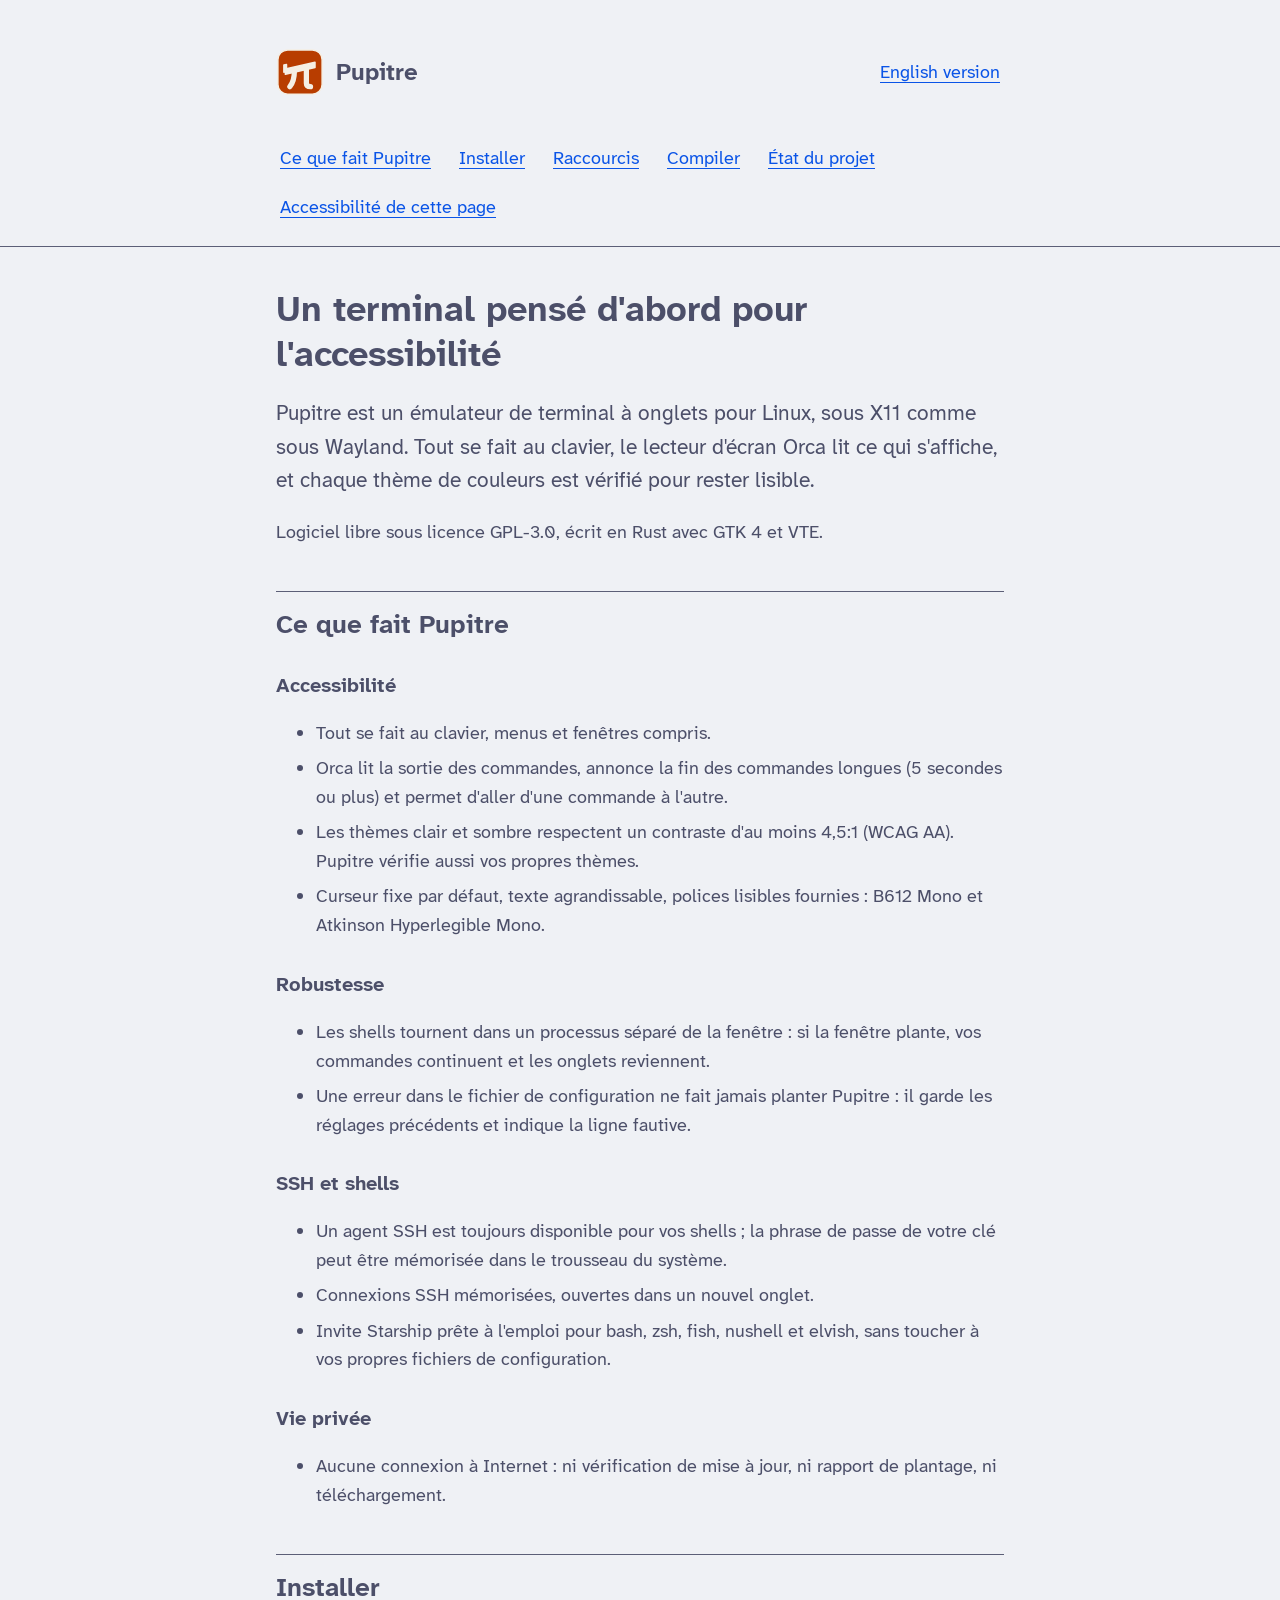
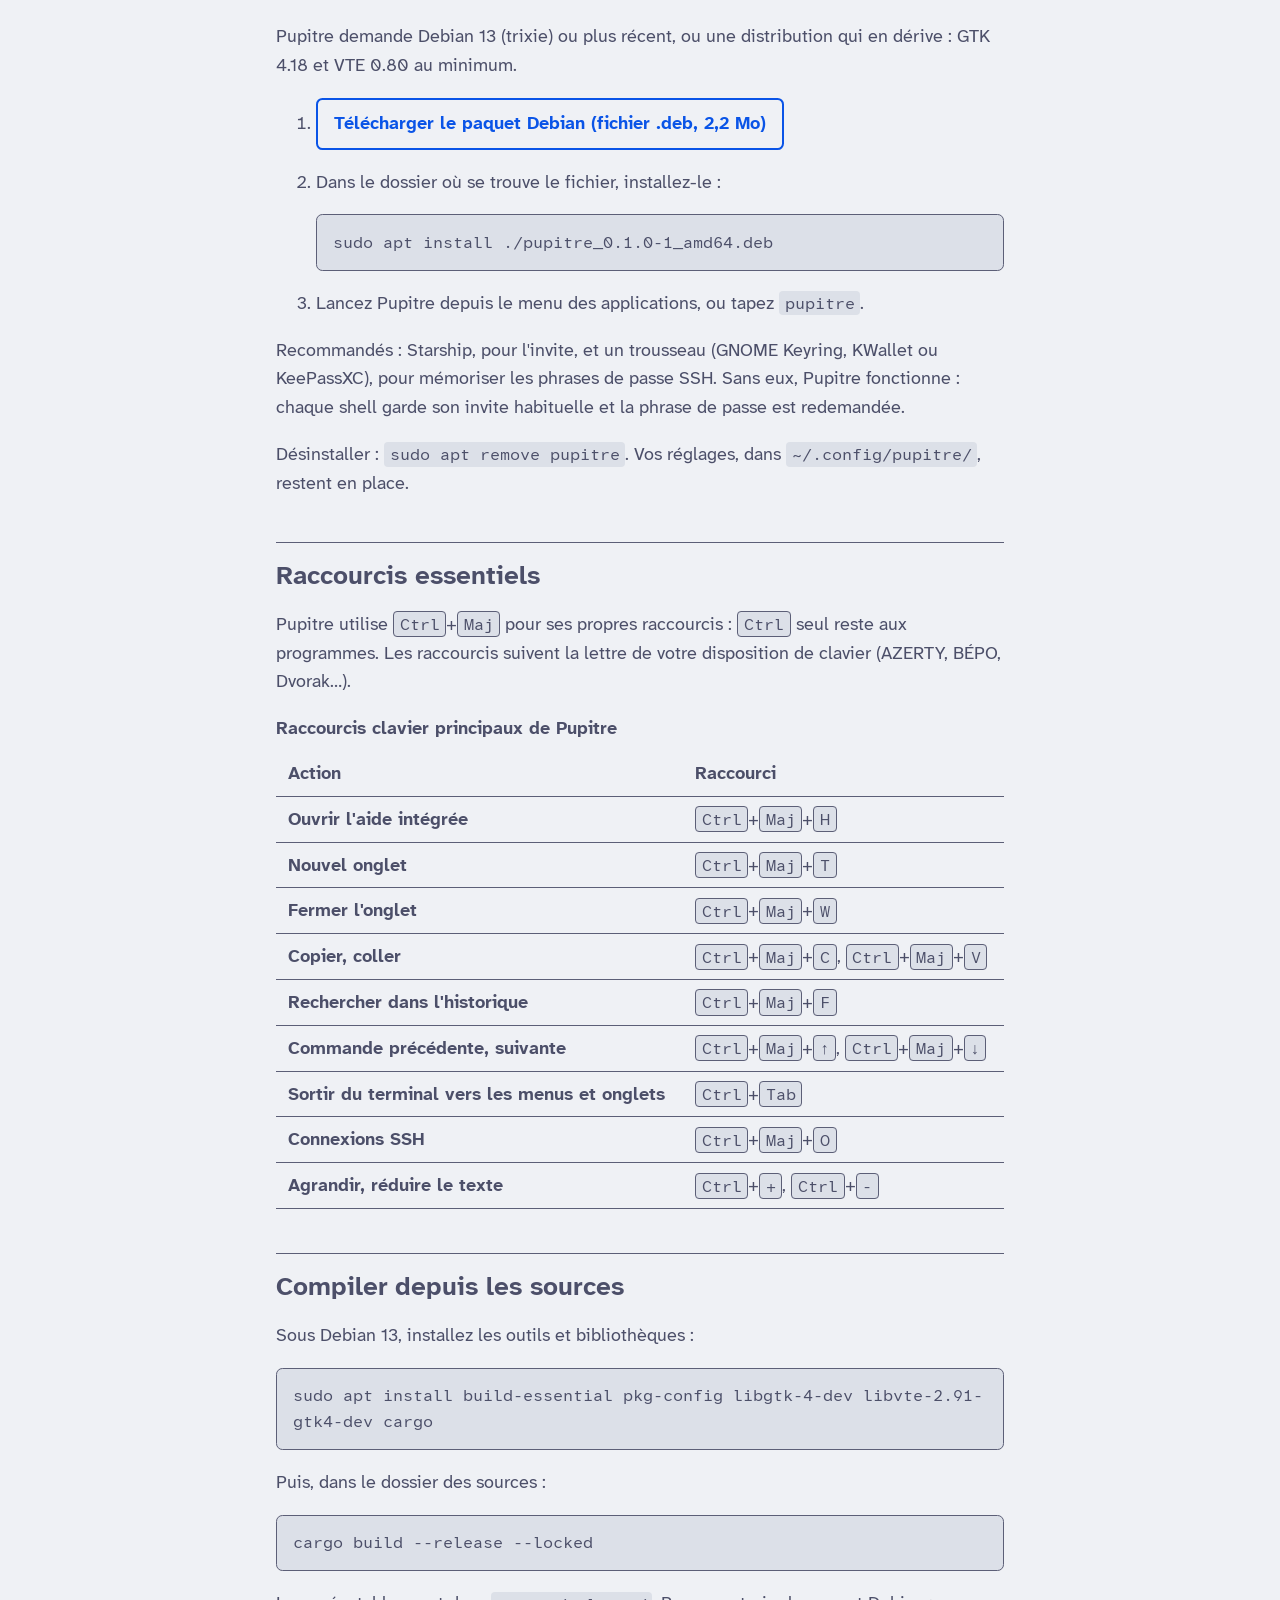
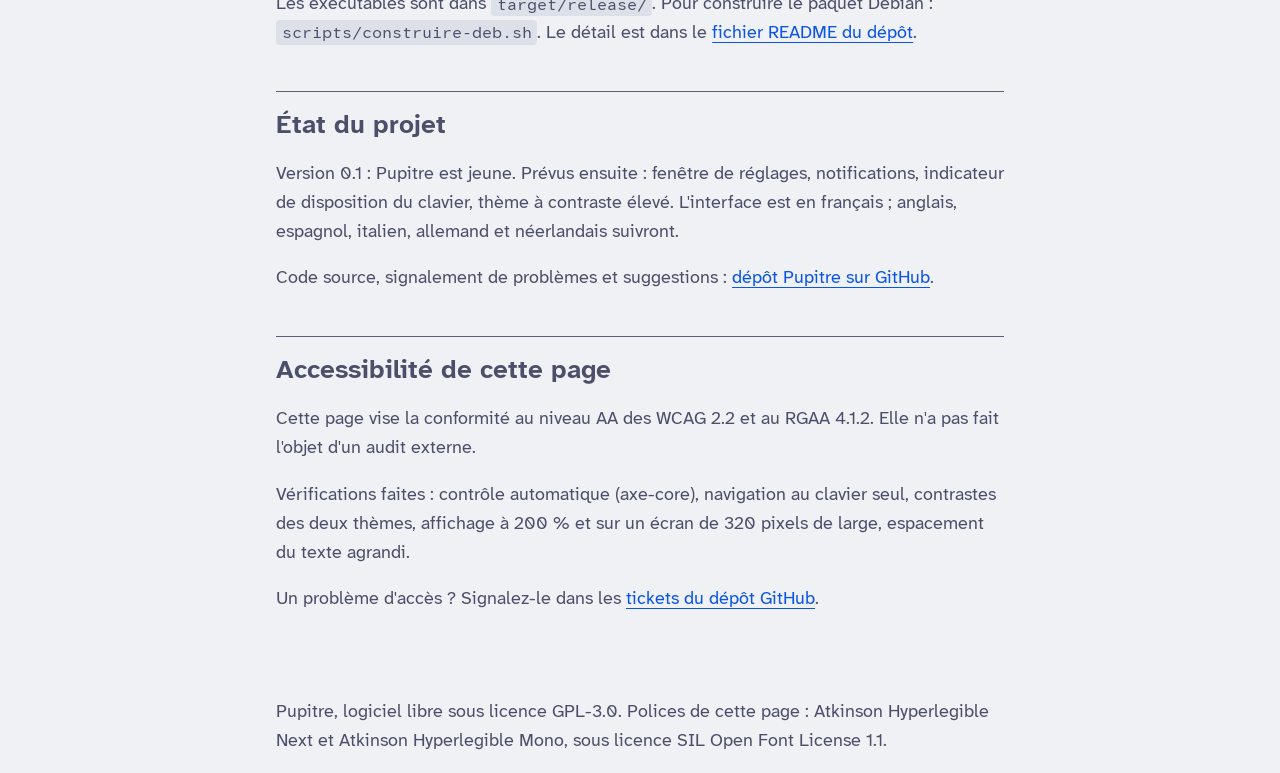
<file: index.html>
<!doctype html>
<html lang="fr">
<head>
  <meta charset="utf-8">
  <meta name="viewport" content="width=device-width, initial-scale=1">
  <title>Pupitre — terminal accessible pour Linux</title>
  <meta name="description" content="Pupitre est un émulateur de terminal à onglets pour Linux, pensé d'abord pour l'accessibilité : clavier, lecteur d'écran Orca, contrastes vérifiés.">
  <link rel="alternate" hreflang="fr" href="./">
  <link rel="alternate" hreflang="en" href="en/">
  <link rel="icon" href="icone.svg" type="image/svg+xml">
  <link rel="stylesheet" href="style.css">
</head>
<body>
  <a class="evitement" href="#contenu">Aller au contenu</a>

  <header class="entete">
    <div class="conteneur">
      <div class="entete-haut">
        <p class="marque"><img src="icone.svg" alt=""> Pupitre</p>
        <p class="langue"><a href="en/" lang="en" hreflang="en">English version</a></p>
      </div>
      <nav aria-label="Sommaire de la page">
        <ul>
          <li><a href="#fonctions">Ce que fait Pupitre</a></li>
          <li><a href="#installer">Installer</a></li>
          <li><a href="#raccourcis">Raccourcis</a></li>
          <li><a href="#compiler">Compiler</a></li>
          <li><a href="#etat">État du projet</a></li>
          <li><a href="#accessibilite">Accessibilité de cette page</a></li>
        </ul>
      </nav>
    </div>
  </header>

  <main id="contenu" tabindex="-1">
    <div class="conteneur">
      <h1>Un terminal pensé d'abord pour l'accessibilité</h1>
      <p class="chapeau">Pupitre est un émulateur de terminal à onglets pour Linux, sous X11 comme sous
        Wayland. Tout se fait au clavier, le lecteur d'écran Orca lit ce qui s'affiche, et chaque
        thème de couleurs est vérifié pour rester lisible.</p>
      <p>Logiciel libre sous licence GPL-3.0, écrit en Rust avec GTK 4 et VTE.</p>

      <h2 id="fonctions">Ce que fait Pupitre</h2>
      <h3>Accessibilité</h3>
      <ul>
        <li>Tout se fait au clavier, menus et fenêtres compris.</li>
        <li>Orca lit la sortie des commandes, annonce la fin des commandes longues (5 secondes ou
          plus) et permet d'aller d'une commande à l'autre.</li>
        <li>Les thèmes clair et sombre respectent un contraste d'au moins 4,5:1 (WCAG AA). Pupitre
          vérifie aussi vos propres thèmes.</li>
        <li>Curseur fixe par défaut, texte agrandissable, polices lisibles fournies :
          B612 Mono et Atkinson Hyperlegible Mono.</li>
      </ul>
      <h3>Robustesse</h3>
      <ul>
        <li>Les shells tournent dans un processus séparé de la fenêtre : si la fenêtre plante, vos
          commandes continuent et les onglets reviennent.</li>
        <li>Une erreur dans le fichier de configuration ne fait jamais planter Pupitre : il garde
          les réglages précédents et indique la ligne fautive.</li>
      </ul>
      <h3>SSH et shells</h3>
      <ul>
        <li>Un agent SSH est toujours disponible pour vos shells ; la phrase de passe de votre clé
          peut être mémorisée dans le trousseau du système.</li>
        <li>Connexions SSH mémorisées, ouvertes dans un nouvel onglet.</li>
        <li>Invite Starship prête à l'emploi pour bash, zsh, fish, nushell et elvish, sans toucher
          à vos propres fichiers de configuration.</li>
      </ul>
      <h3>Vie privée</h3>
      <ul>
        <li>Aucune connexion à Internet : ni vérification de mise à jour, ni rapport de plantage,
          ni téléchargement.</li>
      </ul>

      <h2 id="installer">Installer</h2>
      <p>Pupitre demande Debian 13 (trixie) ou plus récent, ou une distribution qui en dérive :
        GTK 4.18 et VTE 0.80 au minimum.</p>
      <ol>
        <li>
          <p><a class="bouton" href="https://github.com/scriptor-pro/pupitre/releases/latest">Télécharger le paquet Debian (fichier .deb, 2,2 Mo)</a></p>
        </li>
        <li>
          <p>Dans le dossier où se trouve le fichier, installez-le :</p>
          <pre><code>sudo apt install ./pupitre_0.1.0-1_amd64.deb</code></pre>
        </li>
        <li>
          <p>Lancez Pupitre depuis le menu des applications, ou tapez <code>pupitre</code>.</p>
        </li>
      </ol>
      <p class="note">Recommandés : Starship, pour l'invite, et un trousseau (GNOME Keyring, KWallet
        ou KeePassXC), pour mémoriser les phrases de passe SSH. Sans eux, Pupitre fonctionne : chaque
        shell garde son invite habituelle et la phrase de passe est redemandée.</p>
      <p>Désinstaller : <code>sudo apt remove pupitre</code>. Vos réglages, dans
        <code>~/.config/pupitre/</code>, restent en place.</p>

      <h2 id="raccourcis">Raccourcis essentiels</h2>
      <p>Pupitre utilise <kbd>Ctrl</kbd>+<kbd>Maj</kbd> pour ses propres raccourcis :
        <kbd>Ctrl</kbd> seul reste aux programmes. Les raccourcis suivent la lettre de votre
        disposition de clavier (AZERTY, BÉPO, Dvorak…).</p>
      <table>
        <caption>Raccourcis clavier principaux de Pupitre</caption>
        <thead>
          <tr>
            <th scope="col">Action</th>
            <th scope="col">Raccourci</th>
          </tr>
        </thead>
        <tbody>
          <tr><th scope="row">Ouvrir l'aide intégrée</th><td><kbd>Ctrl</kbd>+<kbd>Maj</kbd>+<kbd>H</kbd></td></tr>
          <tr><th scope="row">Nouvel onglet</th><td><kbd>Ctrl</kbd>+<kbd>Maj</kbd>+<kbd>T</kbd></td></tr>
          <tr><th scope="row">Fermer l'onglet</th><td><kbd>Ctrl</kbd>+<kbd>Maj</kbd>+<kbd>W</kbd></td></tr>
          <tr><th scope="row">Copier, coller</th><td><kbd>Ctrl</kbd>+<kbd>Maj</kbd>+<kbd>C</kbd>, <kbd>Ctrl</kbd>+<kbd>Maj</kbd>+<kbd>V</kbd></td></tr>
          <tr><th scope="row">Rechercher dans l'historique</th><td><kbd>Ctrl</kbd>+<kbd>Maj</kbd>+<kbd>F</kbd></td></tr>
          <tr><th scope="row">Commande précédente, suivante</th><td><kbd>Ctrl</kbd>+<kbd>Maj</kbd>+<kbd>↑</kbd>, <kbd>Ctrl</kbd>+<kbd>Maj</kbd>+<kbd>↓</kbd></td></tr>
          <tr><th scope="row">Sortir du terminal vers les menus et onglets</th><td><kbd>Ctrl</kbd>+<kbd>Tab</kbd></td></tr>
          <tr><th scope="row">Connexions SSH</th><td><kbd>Ctrl</kbd>+<kbd>Maj</kbd>+<kbd>O</kbd></td></tr>
          <tr><th scope="row">Agrandir, réduire le texte</th><td><kbd>Ctrl</kbd>+<kbd>+</kbd>, <kbd>Ctrl</kbd>+<kbd>-</kbd></td></tr>
        </tbody>
      </table>

      <h2 id="compiler">Compiler depuis les sources</h2>
      <p>Sous Debian 13, installez les outils et bibliothèques :</p>
      <pre><code>sudo apt install build-essential pkg-config libgtk-4-dev libvte-2.91-gtk4-dev cargo</code></pre>
      <p>Puis, dans le dossier des sources :</p>
      <pre><code>cargo build --release --locked</code></pre>
      <p>Les exécutables sont dans <code>target/release/</code>. Pour construire le paquet
        Debian : <code>scripts/construire-deb.sh</code>. Le détail est dans le
        <a href="https://github.com/scriptor-pro/pupitre#readme">fichier README du dépôt</a>.</p>

      <h2 id="etat">État du projet</h2>
      <p>Version 0.1 : Pupitre est jeune. Prévus
        ensuite : fenêtre de réglages, notifications, indicateur de disposition du clavier,
        thème à contraste élevé. L'interface est en français ; anglais, espagnol, italien, allemand
        et néerlandais suivront.</p>
      <p>Code source, signalement de problèmes et suggestions :
        <a href="https://github.com/scriptor-pro/pupitre">dépôt Pupitre sur GitHub</a>.</p>

      <h2 id="accessibilite">Accessibilité de cette page</h2>
      <p>Cette page vise la conformité au niveau AA des WCAG 2.2 et au RGAA 4.1.2. Elle n'a pas fait
        l'objet d'un audit externe.</p>
      <p>Vérifications faites : contrôle automatique (axe-core), navigation au clavier seul,
        contrastes des deux thèmes, affichage à 200 % et sur un écran de 320 pixels de large,
        espacement du texte agrandi.</p>
      <p>Un problème d'accès ? Signalez-le dans les
        <a href="https://github.com/scriptor-pro/pupitre/issues">tickets du dépôt GitHub</a>.</p>
    </div>
  </main>

  <footer>
    <div class="conteneur">
      <p>Pupitre, logiciel libre sous licence GPL-3.0. Polices de cette page : Atkinson Hyperlegible
        Next et Atkinson Hyperlegible Mono, sous licence SIL Open Font License 1.1.</p>
    </div>
  </footer>
</body>
</html>
</file>
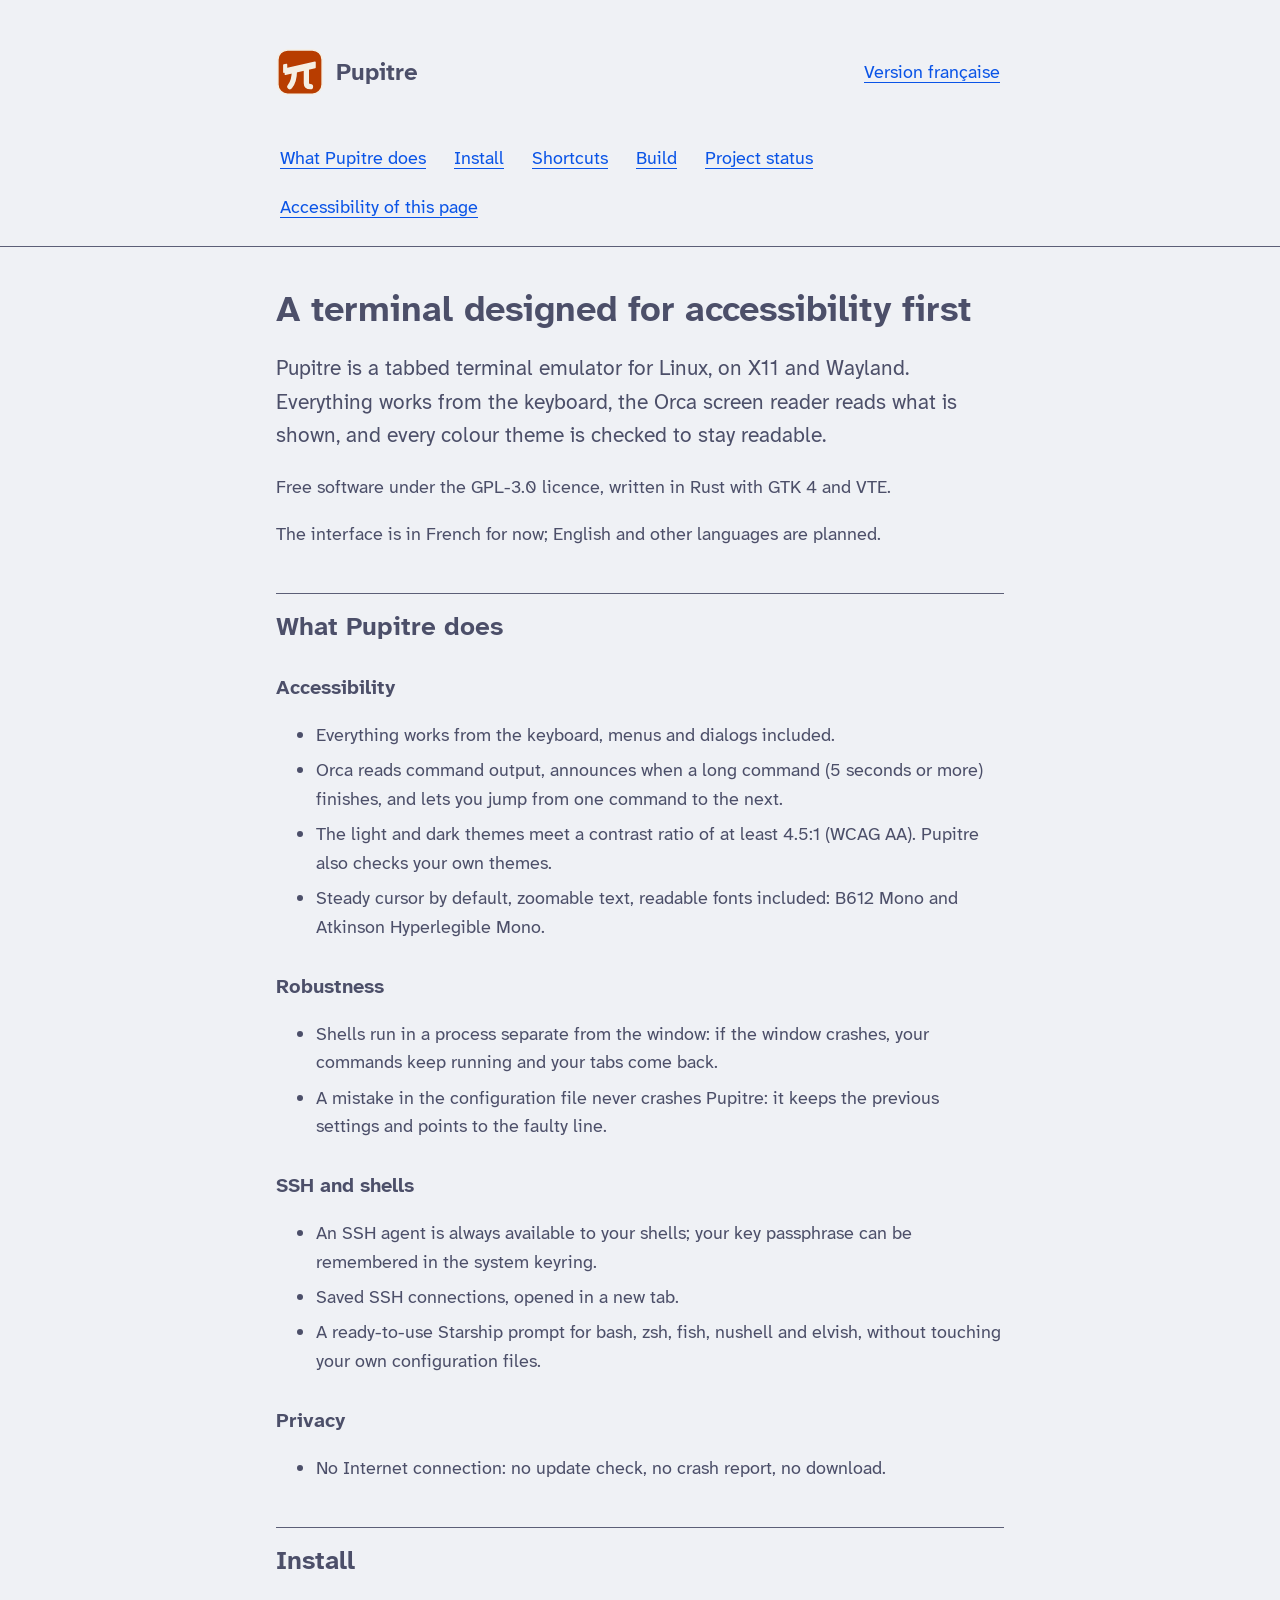
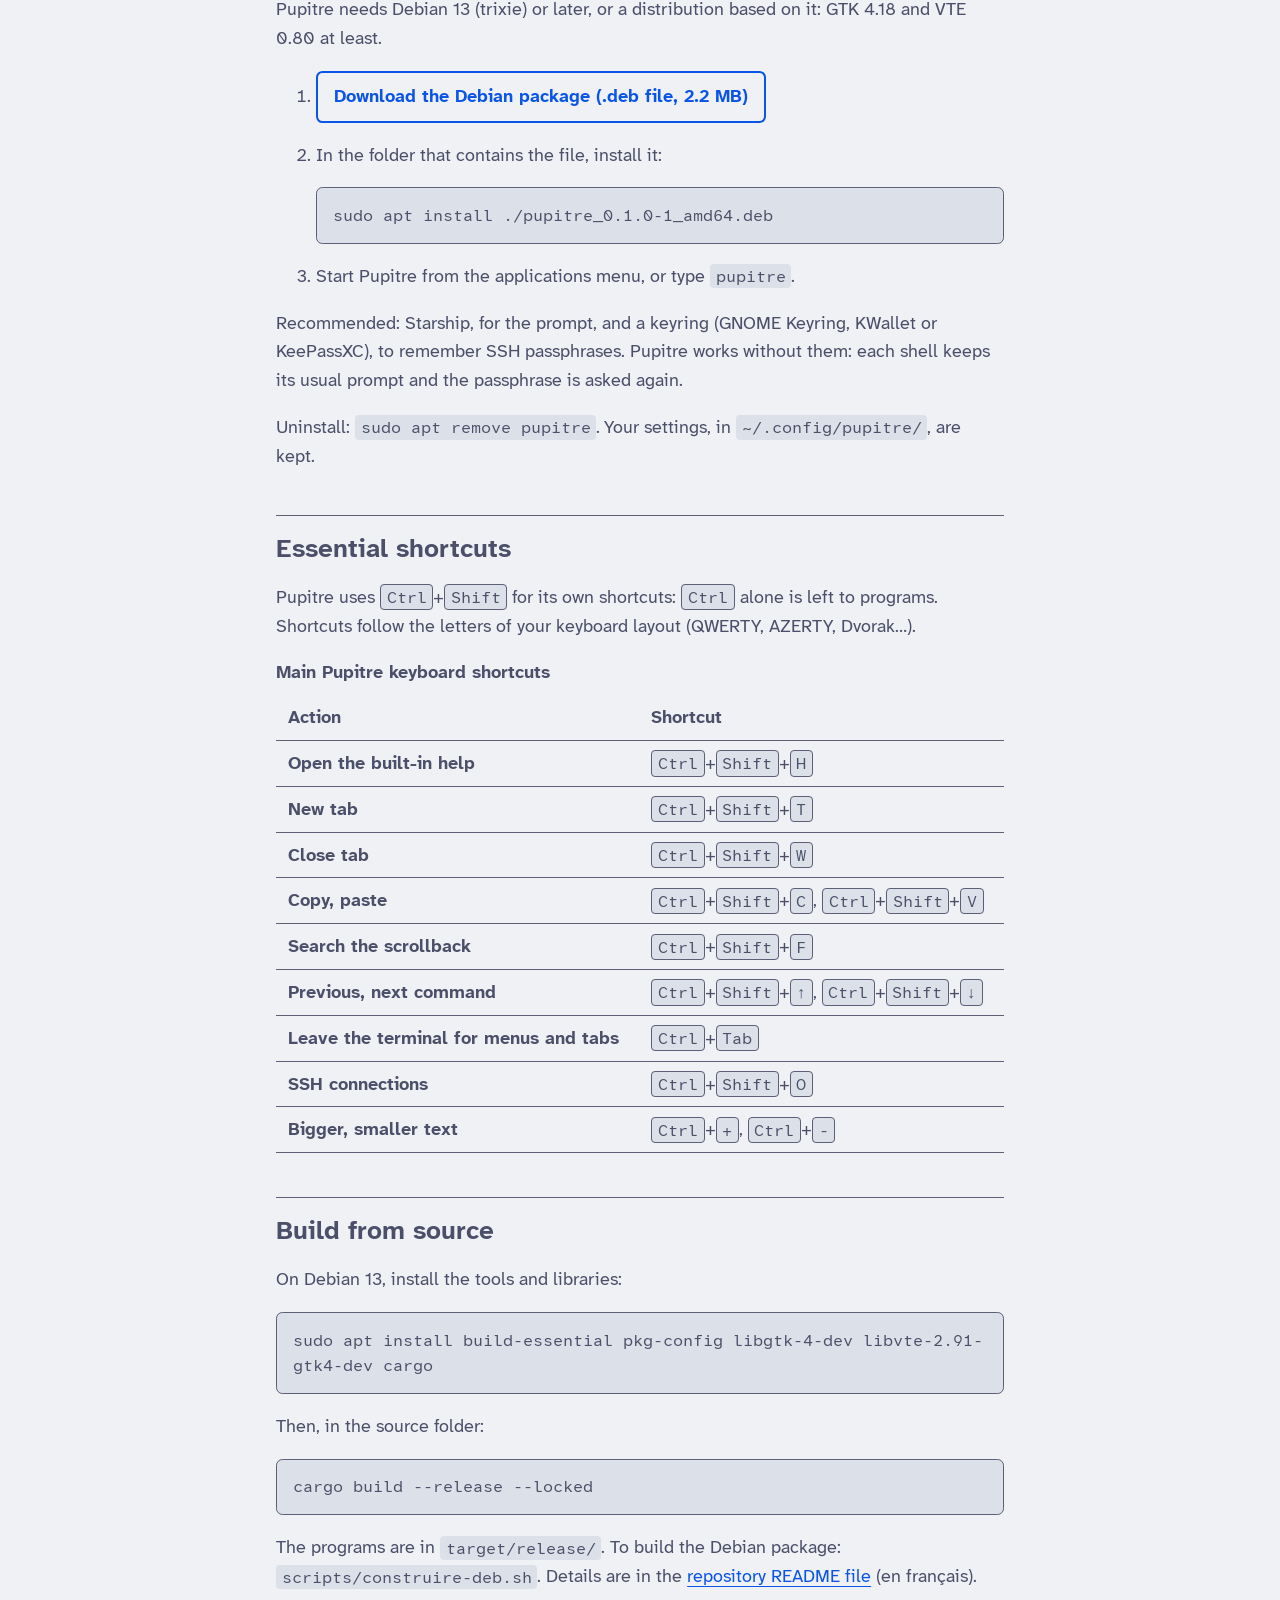
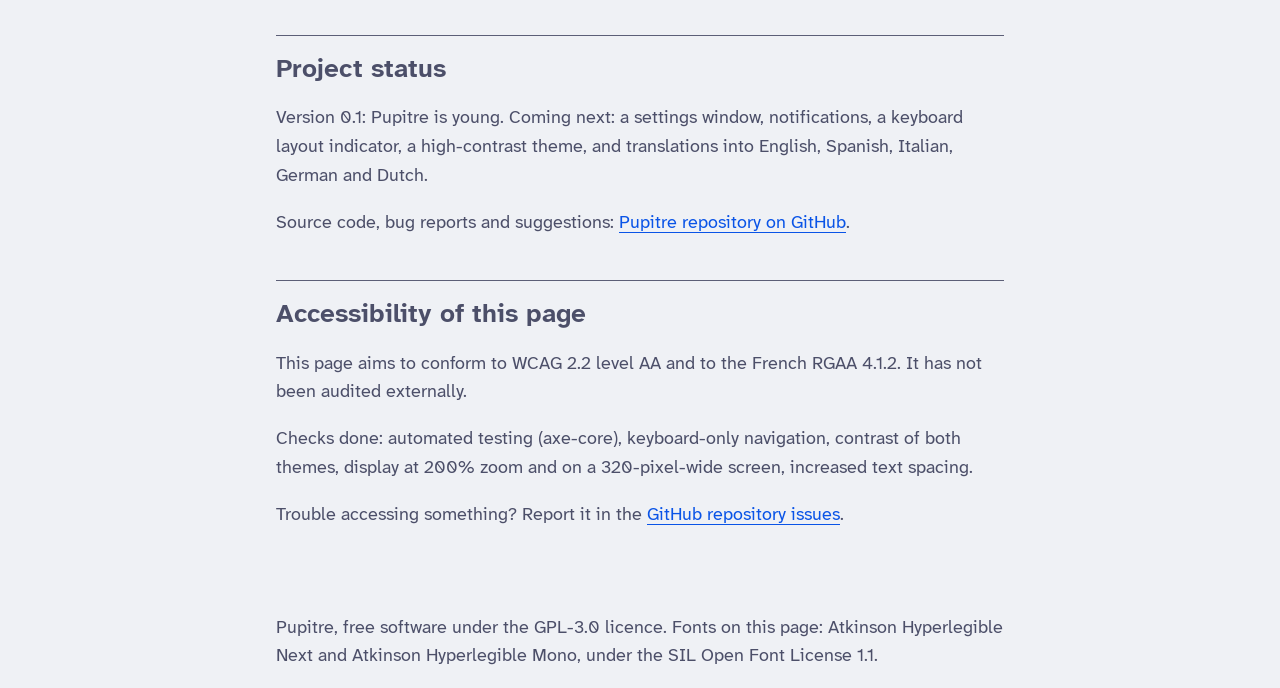
<file: en/index.html>
<!doctype html>
<html lang="en">
<head>
  <meta charset="utf-8">
  <meta name="viewport" content="width=device-width, initial-scale=1">
  <title>Pupitre — an accessible terminal for Linux</title>
  <meta name="description" content="Pupitre is a tabbed terminal emulator for Linux, designed first for accessibility: keyboard, Orca screen reader, checked contrast.">
  <link rel="alternate" hreflang="fr" href="../">
  <link rel="alternate" hreflang="en" href="./">
  <link rel="icon" href="../icone.svg" type="image/svg+xml">
  <link rel="stylesheet" href="../style.css">
</head>
<body>
  <a class="evitement" href="#content">Skip to content</a>

  <header class="entete">
    <div class="conteneur">
      <div class="entete-haut">
        <p class="marque"><img src="../icone.svg" alt=""> Pupitre</p>
        <p class="langue"><a href="../" lang="fr" hreflang="fr">Version française</a></p>
      </div>
      <nav aria-label="Page contents">
        <ul>
          <li><a href="#features">What Pupitre does</a></li>
          <li><a href="#install">Install</a></li>
          <li><a href="#shortcuts">Shortcuts</a></li>
          <li><a href="#build">Build</a></li>
          <li><a href="#status">Project status</a></li>
          <li><a href="#accessibility">Accessibility of this page</a></li>
        </ul>
      </nav>
    </div>
  </header>

  <main id="content" tabindex="-1">
    <div class="conteneur">
      <h1>A terminal designed for accessibility first</h1>
      <p class="chapeau">Pupitre is a tabbed terminal emulator for Linux, on X11 and Wayland.
        Everything works from the keyboard, the Orca screen reader reads what is shown, and every
        colour theme is checked to stay readable.</p>
      <p>Free software under the GPL-3.0 licence, written in Rust with GTK 4 and VTE.</p>
      <p class="note">The interface is in French for now; English and other languages are
        planned.</p>

      <h2 id="features">What Pupitre does</h2>
      <h3>Accessibility</h3>
      <ul>
        <li>Everything works from the keyboard, menus and dialogs included.</li>
        <li>Orca reads command output, announces when a long command (5 seconds or more) finishes,
          and lets you jump from one command to the next.</li>
        <li>The light and dark themes meet a contrast ratio of at least 4.5:1 (WCAG AA). Pupitre
          also checks your own themes.</li>
        <li>Steady cursor by default, zoomable text, readable fonts included:
          B612 Mono and Atkinson Hyperlegible Mono.</li>
      </ul>
      <h3>Robustness</h3>
      <ul>
        <li>Shells run in a process separate from the window: if the window crashes, your commands
          keep running and your tabs come back.</li>
        <li>A mistake in the configuration file never crashes Pupitre: it keeps the previous
          settings and points to the faulty line.</li>
      </ul>
      <h3>SSH and shells</h3>
      <ul>
        <li>An SSH agent is always available to your shells; your key passphrase can be remembered
          in the system keyring.</li>
        <li>Saved SSH connections, opened in a new tab.</li>
        <li>A ready-to-use Starship prompt for bash, zsh, fish, nushell and elvish, without touching
          your own configuration files.</li>
      </ul>
      <h3>Privacy</h3>
      <ul>
        <li>No Internet connection: no update check, no crash report, no download.</li>
      </ul>

      <h2 id="install">Install</h2>
      <p>Pupitre needs Debian 13 (trixie) or later, or a distribution based on it: GTK 4.18 and
        VTE 0.80 at least.</p>
      <ol>
        <li>
          <p><a class="bouton" href="https://github.com/scriptor-pro/pupitre/releases/latest">Download the Debian package (.deb file, 2.2 MB)</a></p>
        </li>
        <li>
          <p>In the folder that contains the file, install it:</p>
          <pre><code>sudo apt install ./pupitre_0.1.0-1_amd64.deb</code></pre>
        </li>
        <li>
          <p>Start Pupitre from the applications menu, or type <code>pupitre</code>.</p>
        </li>
      </ol>
      <p class="note">Recommended: Starship, for the prompt, and a keyring (GNOME Keyring, KWallet
        or KeePassXC), to remember SSH passphrases. Pupitre works without them: each shell keeps its
        usual prompt and the passphrase is asked again.</p>
      <p>Uninstall: <code>sudo apt remove pupitre</code>. Your settings, in
        <code>~/.config/pupitre/</code>, are kept.</p>

      <h2 id="shortcuts">Essential shortcuts</h2>
      <p>Pupitre uses <kbd>Ctrl</kbd>+<kbd>Shift</kbd> for its own shortcuts: <kbd>Ctrl</kbd>
        alone is left to programs. Shortcuts follow the letters of your keyboard layout (QWERTY,
        AZERTY, Dvorak…).</p>
      <table>
        <caption>Main Pupitre keyboard shortcuts</caption>
        <thead>
          <tr>
            <th scope="col">Action</th>
            <th scope="col">Shortcut</th>
          </tr>
        </thead>
        <tbody>
          <tr><th scope="row">Open the built-in help</th><td><kbd>Ctrl</kbd>+<kbd>Shift</kbd>+<kbd>H</kbd></td></tr>
          <tr><th scope="row">New tab</th><td><kbd>Ctrl</kbd>+<kbd>Shift</kbd>+<kbd>T</kbd></td></tr>
          <tr><th scope="row">Close tab</th><td><kbd>Ctrl</kbd>+<kbd>Shift</kbd>+<kbd>W</kbd></td></tr>
          <tr><th scope="row">Copy, paste</th><td><kbd>Ctrl</kbd>+<kbd>Shift</kbd>+<kbd>C</kbd>, <kbd>Ctrl</kbd>+<kbd>Shift</kbd>+<kbd>V</kbd></td></tr>
          <tr><th scope="row">Search the scrollback</th><td><kbd>Ctrl</kbd>+<kbd>Shift</kbd>+<kbd>F</kbd></td></tr>
          <tr><th scope="row">Previous, next command</th><td><kbd>Ctrl</kbd>+<kbd>Shift</kbd>+<kbd>↑</kbd>, <kbd>Ctrl</kbd>+<kbd>Shift</kbd>+<kbd>↓</kbd></td></tr>
          <tr><th scope="row">Leave the terminal for menus and tabs</th><td><kbd>Ctrl</kbd>+<kbd>Tab</kbd></td></tr>
          <tr><th scope="row">SSH connections</th><td><kbd>Ctrl</kbd>+<kbd>Shift</kbd>+<kbd>O</kbd></td></tr>
          <tr><th scope="row">Bigger, smaller text</th><td><kbd>Ctrl</kbd>+<kbd>+</kbd>, <kbd>Ctrl</kbd>+<kbd>-</kbd></td></tr>
        </tbody>
      </table>

      <h2 id="build">Build from source</h2>
      <p>On Debian 13, install the tools and libraries:</p>
      <pre><code>sudo apt install build-essential pkg-config libgtk-4-dev libvte-2.91-gtk4-dev cargo</code></pre>
      <p>Then, in the source folder:</p>
      <pre><code>cargo build --release --locked</code></pre>
      <p>The programs are in <code>target/release/</code>. To build the Debian package:
        <code>scripts/construire-deb.sh</code>. Details are in the
        <a href="https://github.com/scriptor-pro/pupitre#readme">repository README file</a>
        (<span lang="fr">en français</span>).</p>

      <h2 id="status">Project status</h2>
      <p>Version 0.1: Pupitre is young. Coming next: a settings window, notifications, a keyboard
        layout indicator, a high-contrast theme, and translations into English, Spanish, Italian,
        German and Dutch.</p>
      <p>Source code, bug reports and suggestions:
        <a href="https://github.com/scriptor-pro/pupitre">Pupitre repository on GitHub</a>.</p>

      <h2 id="accessibility">Accessibility of this page</h2>
      <p>This page aims to conform to WCAG 2.2 level AA and to the French RGAA 4.1.2. It has not
        been audited externally.</p>
      <p>Checks done: automated testing (axe-core), keyboard-only navigation, contrast of both
        themes, display at 200% zoom and on a 320-pixel-wide screen, increased text spacing.</p>
      <p>Trouble accessing something? Report it in the
        <a href="https://github.com/scriptor-pro/pupitre/issues">GitHub repository issues</a>.</p>
    </div>
  </main>

  <footer>
    <div class="conteneur">
      <p>Pupitre, free software under the GPL-3.0 licence. Fonts on this page: Atkinson Hyperlegible
        Next and Atkinson Hyperlegible Mono, under the SIL Open Font License 1.1.</p>
    </div>
  </footer>
</body>
</html>
</file>
<file: style.css>
/* SPDX-License-Identifier: GPL-3.0-or-later
   Page de présentation de Pupitre. Couleurs : thèmes clair et sombre de Pupitre
   (Catppuccin Latte et Mocha ajustés), contrastes vérifiés (WCAG 2.2 AA). */

@font-face {
  font-family: "Atkinson Hyperlegible Next";
  src: url("polices/AtkinsonHyperlegibleNext-Regular.woff2") format("woff2");
  font-weight: 400;
  font-style: normal;
  font-display: swap;
}
@font-face {
  font-family: "Atkinson Hyperlegible Next";
  src: url("polices/AtkinsonHyperlegibleNext-Italic.woff2") format("woff2");
  font-weight: 400;
  font-style: italic;
  font-display: swap;
}
@font-face {
  font-family: "Atkinson Hyperlegible Next";
  src: url("polices/AtkinsonHyperlegibleNext-Bold.woff2") format("woff2");
  font-weight: 700;
  font-style: normal;
  font-display: swap;
}
@font-face {
  font-family: "Atkinson Hyperlegible Mono";
  src: url("polices/AtkinsonHyperlegibleMono-Regular.woff2") format("woff2");
  font-weight: 400;
  font-style: normal;
  font-display: swap;
}

:root {
  color-scheme: light dark;
  /* Thème clair (Latte ajusté). */
  --fond: #eff1f5;
  --surface: #dce0e8;
  --texte: #4c4f69;
  --texte-secondaire: #5c5f77;
  --lien: #0a54e7;
  --lien-visite: #b31b8a;
  --focus: #c30e35;
  --bordure: #5c5f77;
  --code-fond: #dce0e8;
}

@media (prefers-color-scheme: dark) {
  :root {
    /* Thème sombre (Mocha ajusté). */
    --fond: #1e1e2e;
    --surface: #252630;
    --texte: #cdd6f4;
    --texte-secondaire: #b2b8cf;
    --lien: #89b4fa;
    --lien-visite: #f5c2e7;
    --focus: #f9e2af;
    --bordure: #8a8ea6;
    --code-fond: #252630;
  }
}

*,
*::before,
*::after {
  box-sizing: border-box;
}

html {
  /* Taille de base laissée au réglage du navigateur. */
  font-size: 100%;
  -webkit-text-size-adjust: 100%;
  text-size-adjust: 100%;
}

body {
  margin: 0;
  background: var(--fond);
  color: var(--texte);
  font-family: "Atkinson Hyperlegible Next", system-ui, sans-serif;
  font-size: 1.125rem;
  line-height: 1.6;
}

/* Lien d'évitement : visible dès qu'il reçoit le focus. */
.evitement {
  position: absolute;
  left: 1rem;
  top: -100rem;
  z-index: 10;
  padding: 0.75rem 1rem;
  background: var(--fond);
  color: var(--lien);
  font-weight: 700;
}
.evitement:focus {
  top: 1rem;
}

.conteneur {
  max-width: 48rem;
  margin: 0 auto;
  padding: 0 1.25rem;
}


.entete {
  border-bottom: 1px solid var(--bordure);
  padding: 1.5rem 0 1rem;
}

.entete-haut {
  display: flex;
  flex-wrap: wrap;
  align-items: center;
  justify-content: space-between;
  gap: 1rem;
}

.marque {
  display: flex;
  align-items: center;
  gap: 0.75rem;
  font-size: 1.5rem;
  font-weight: 700;
}
.marque img {
  width: 3rem;
  height: 3rem;
}

nav ul {
  display: flex;
  flex-wrap: wrap;
  gap: 0.25rem 1.25rem;
  margin: 1rem 0 0;
  padding: 0;
  list-style: none;
}

a {
  color: var(--lien);
  text-decoration: underline;
  text-underline-offset: 0.2em;
}
a:visited {
  color: var(--lien-visite);
}
a:hover {
  text-decoration-thickness: 0.15em;
}

/* Cibles d'au moins 24 × 24 px (WCAG 2.5.8) pour les liens hors texte courant. */
nav a,
.langue a,
.bouton {
  display: inline-block;
  min-height: 2.75rem;
  padding: 0.5rem 0.25rem;
}

/* Focus toujours visible, épais et contrasté (WCAG 2.4.7, 2.4.11, 2.4.13). */
:focus-visible {
  outline: 3px solid var(--focus);
  outline-offset: 3px;
}

main {
  padding: 1rem 0 3rem;
}

h1 {
  font-size: 2.25rem;
  line-height: 1.25;
  margin: 1.5rem 0 1rem;
}
h2 {
  font-size: 1.6rem;
  line-height: 1.3;
  margin: 2.75rem 0 0.75rem;
  padding-top: 1rem;
  border-top: 1px solid var(--bordure);
}
h3 {
  font-size: 1.25rem;
  margin: 1.75rem 0 0.5rem;
}

.chapeau {
  font-size: 1.3rem;
}

main li + li {
  margin-top: 0.4rem;
}

code,
kbd,
pre {
  font-family: "Atkinson Hyperlegible Mono", "B612 Mono", ui-monospace, monospace;
  font-size: 1rem;
}
code,
kbd {
  background: var(--code-fond);
  padding: 0.1em 0.35em;
  border-radius: 0.25em;
}
kbd {
  border: 1px solid var(--bordure);
}
pre {
  background: var(--code-fond);
  border: 1px solid var(--bordure);
  border-radius: 0.4rem;
  padding: 0.9rem 1rem;
  /* Les longues commandes passent à la ligne au lieu de forcer un défilement horizontal
     (WCAG 1.4.10, affichage sur 320 px). */
  white-space: pre-wrap;
  overflow-wrap: anywhere;
}
pre code {
  background: none;
  padding: 0;
}

.bouton {
  border: 2px solid var(--lien);
  border-radius: 0.4rem;
  padding: 0.6rem 1rem;
  font-weight: 700;
  text-decoration: none;
}
.bouton:hover {
  text-decoration: underline;
}

table {
  width: 100%;
  border-collapse: collapse;
  margin: 1rem 0;
}
caption {
  text-align: left;
  font-weight: 700;
  padding-bottom: 0.5rem;
}
th,
td {
  text-align: left;
  vertical-align: top;
  padding: 0.5rem 0.75rem;
  border-bottom: 1px solid var(--bordure);
}
th {
  font-weight: 700;
}

/* Petits écrans : marges réduites et retour à la ligne permis dans les cellules, pour éviter le
   défilement horizontal (WCAG 1.4.10) sans toucher à la structure du tableau. */
@media (max-width: 30em) {
  th,
  td {
    padding: 0.5rem 0.4rem;
    overflow-wrap: anywhere;
  }
  th:first-child,
  td:first-child {
    padding-left: 0;
  }
}

@media (prefers-reduced-motion: reduce) {
  * {
    scroll-behavior: auto !important;
    transition: none !important;
    animation: none !important;
  }
}

@media (forced-colors: active) {
  .bouton,
  kbd,
  pre {
    border-color: CanvasText;
  }
}

@media print {
  nav,
  .evitement,
  .langue {
    display: none;
  }
}
</file>
